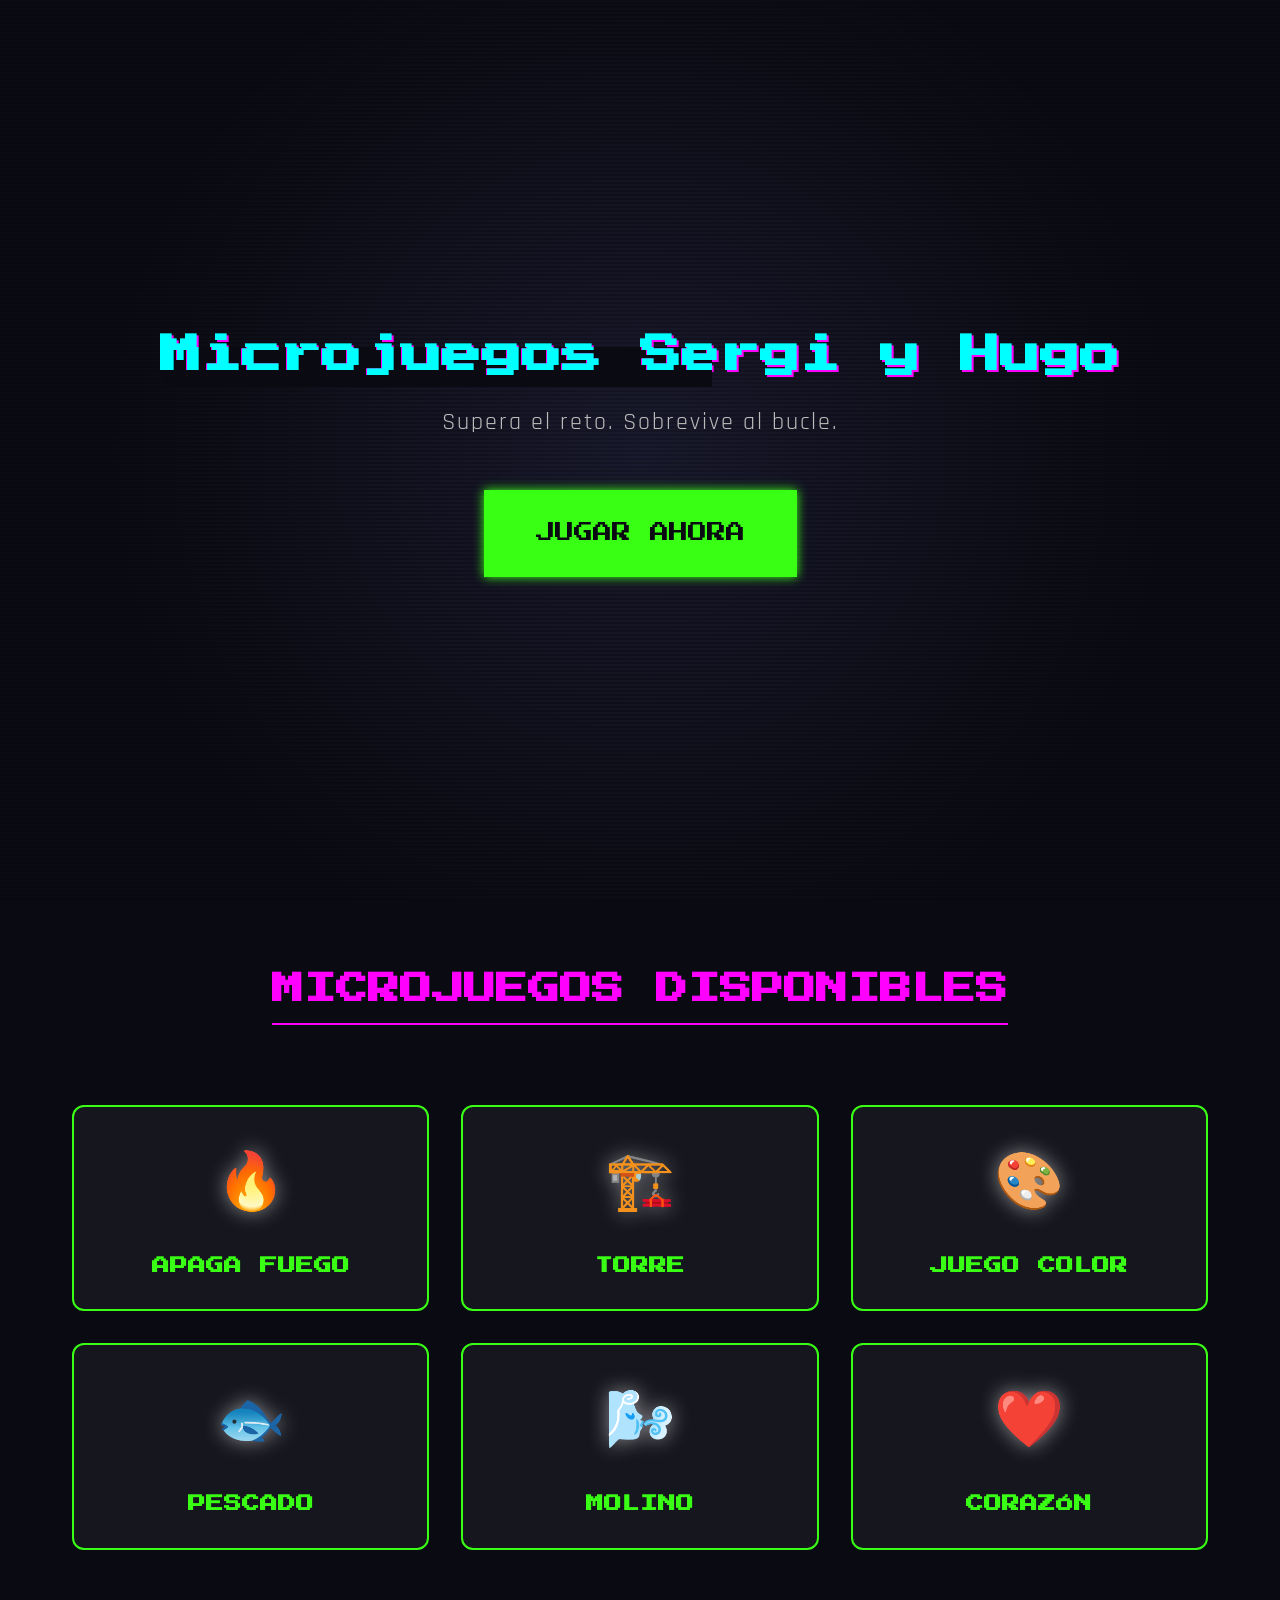
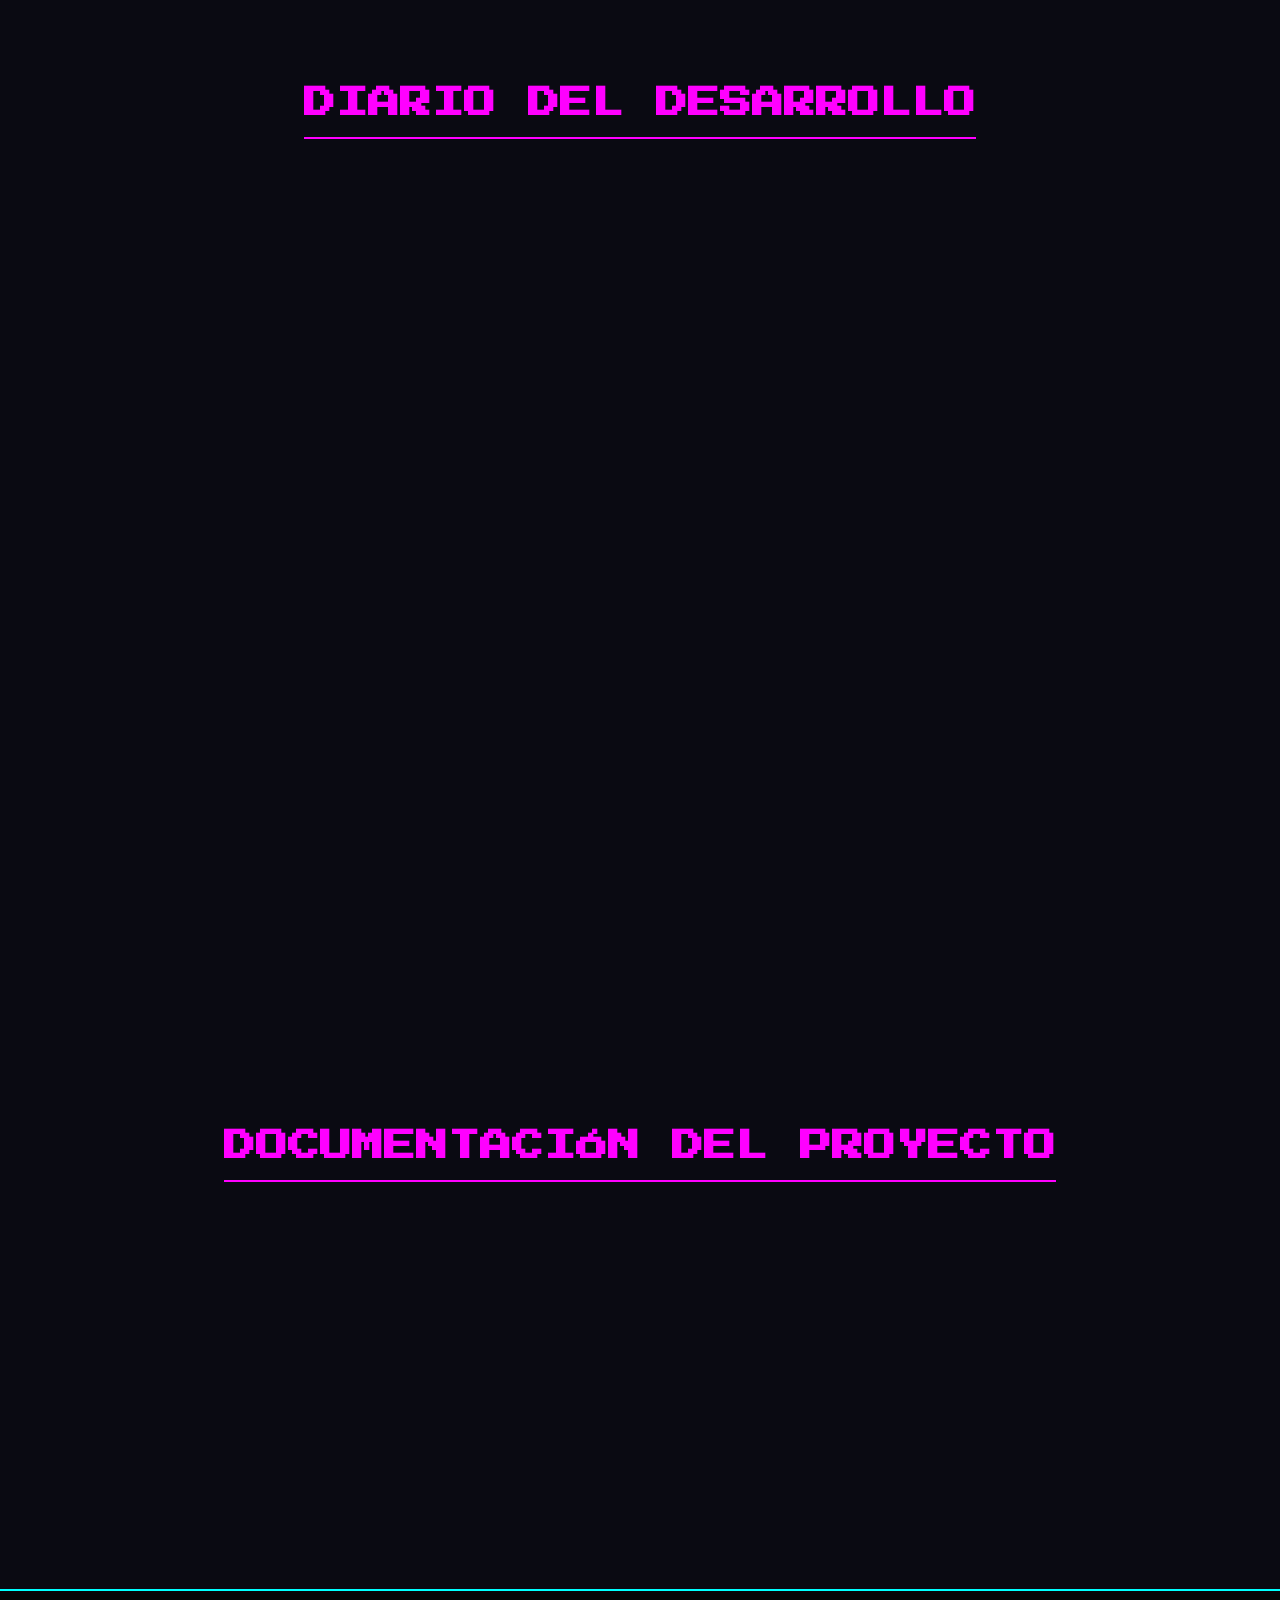
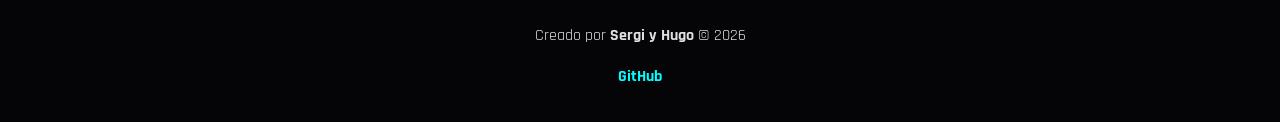
<file: index.html>
<!DOCTYPE html>
<html lang="es">

<head>
    <meta charset="UTF-8">
    <meta name="viewport" content="width=device-width, initial-scale=1.0">
    <title>Microjuegos Sergi y Hugo</title>
    <meta name="description"
        content="Microjuegos rápidos y frenéticos estilo WarioWare. Supera el reto, sobrevive al bucle.">
    <!-- Google Fonts for Arcade style -->
    <link rel="preconnect" href="https://fonts.googleapis.com">
    <link rel="preconnect" href="https://fonts.gstatic.com" crossorigin>
    <link href="https://fonts.googleapis.com/css2?family=Press+Start+2P&family=Rajdhani:wght@500;700&display=swap"
        rel="stylesheet">
    <link rel="stylesheet" href="css/styles.css">
</head>

<body>

    <!-- HERO SECTION -->
    <!-- Sección principal que ocupa toda la pantalla -->
    <header id="hero">
        <div class="hero-content">
            <h1 class="glitch" data-text="Microjuegos Sergi y Hugo">Microjuegos Sergi y Hugo</h1>
            <p class="subtitle">Supera el reto. Sobrevive al bucle.</p>
            <a href="#game-start" class="cta-button pulse">JUGAR AHORA</a>
        </div>
        <div class="scanlines"></div> <!-- Efecto decorativo CRT -->
    </header>

    <!-- GAMES SECTION -->
    <!-- Lista de microjuegos creados -->
    <section id="game-start">
        <h2>Microjuegos Disponibles</h2>
        <div class="games-grid">
            <a href="apaga_el_fuego.html" class="game-card">
                <span class="icon">🔥</span>
                <h3>Apaga Fuego</h3>
            </a>
            <a href="construye_la_torre.html" class="game-card">
                <span class="icon">🏗️</span>
                <h3>Torre</h3>
            </a>
            <a href="juego_color.html" class="game-card">
                <span class="icon">🎨</span>
                <h3>Juego Color</h3>
            </a>
            <a href="juego_pescado.html" class="game-card">
                <span class="icon">🐟</span>
                <h3>Pescado</h3>
            </a>
            <a href="molino_viento.html" class="game-card">
                <span class="icon">🌬️</span>
                <h3>Molino</h3>
            </a>
            <a href="repair_heart.html" class="game-card">
                <span class="icon">❤️</span>
                <h3>Corazón</h3>
            </a>
        </div>
    </section>

    <!-- DEVLOG SECTION -->
    <!-- Diario de desarrollo con últimas novedades -->
    <section id="devlog">
        <h2>Diario del Desarrollo</h2>
        <div class="card-container">
            <article class="card">
                <div class="card-header">
                    <span class="date">Día 1</span>
                    <h3>Configuración inicial y base del proyecto</h3>
                </div>
                <div class="card-body">
                    <p>Se inicializó el repositorio de código para permitir el control de versiones y el trabajo colaborativo seguro. Paralelamente, se configuró el tablero Scrum, lo que permitió estructurar el backlog, planificar el sprint y asignar las tareas específicas a cada miembro del equipo. Para cerrar la jornada, se programó y maquetó la estructura base de la página principal, definiendo la navegación y el estilo visual que servirá como núcleo del proyecto.</p>
                </div>
            </article>

            <article class="card">
                <div class="card-header">
                    <span class="date">Día 2</span>
                    <h3>Desarrollo del primer bloque de juegos</h3>
                </div>
                <div class="card-body">
                    <p>El equipo se centró exclusivamente en la programación de los cuatro primeros minijuegos. Esta fase implicó el desarrollo de la lógica interna de cada juego, el diseño de sus interfaces individuales y la implementación de sus mecánicas principales. Al finalizar el día, estos cuatro juegos quedaron funcionales de manera independiente, a la espera de ser integrados.</p>
                </div>
            </article>

            <article class="card">
                <div class="card-header">
                    <span class="date">Día 3</span>
                    <h3>Finalización del desarrollo e integración</h3>
                </div>
                <div class="card-body">
                    <p>Se completó la fase de desarrollo programando las mecánicas y la interfaz de los dos últimos juegos pendientes. Una vez terminados los seis juegos en total, se procedió a la fase de integración: se conectó cada uno de los juegos con la página principal creada el primer día, asegurando que los enlaces, la carga de recursos y la navegación entre el menú y los juegos funcionaran de manera fluida y coherente.</p>
                </div>
            </article>

            <article class="card">
                <div class="card-header">
                    <span class="date">Día 4</span>
                    <h3>Control de calidad (Testing)</h3>
                </div>
                <div class="card-body">
                    <p>La jornada se dedicó íntegramente a la realización de pruebas (QA). Se ejecutaron test de usabilidad, rendimiento y flujo de navegación tanto en la página principal como dentro de cada uno de los seis juegos. El objetivo fue identificar, documentar y corregir cualquier bug, error lógico o fallo visual para garantizar que el producto final fuera completamente estable e interactivo antes de su entrega.</p>
                </div>
            </article>
        </div>
    </section>

    <!-- DOCUMENTATION SECTION -->
    <!-- Enlaces a documentación técnica -->
    <section id="docs">
        <h2>Documentación del Proyecto</h2>
        <div class="docs-grid">
            <a href="#" class="doc-item">
                <span class="icon">📄</span>
                <h3>Game Design Document</h3>
                <p>Reglas y mecánicas detalladas.</p>
            </a>
            <a href="#" class="doc-item">
                <span class="icon">⚙️</span>
                <h3>Arquitectura Técnica</h3>
                <p>Estructura del código y flujo de datos.</p>
            </a>
            <a href="#" class="doc-item">
                <span class="icon">🎨</span>
                <h3>Guía de Estilo</h3>
                <p>Colores, fuentes y assets gráficos.</p>
            </a>
        </div>
    </section>

    <!-- ORCHESTRATOR MODAL -->
    <div id="orchestrator-modal" class="hidden">
        <div class="orchestrator-ui">
            <div class="score-display">PUNTOS: <span id="orch-score">0</span></div>
            <div class="lives-display" id="orch-lives">❤️❤️❤️</div>
            <button id="orch-close" aria-label="Cerrar juego">✖</button>
        </div>
        <div class="iframe-container">
            <iframe id="game-iframe" src="about:blank" allow="autoplay"></iframe>
        </div>

        <!-- Overlays del orquestador -->
        <div id="orch-transition-overlay" class="hidden">
            <h2 id="orch-transition-text">¡PREPARATE!</h2>
        </div>
    </div>

    <!-- FOOTER -->
    <footer id="main-footer">
        <p>Creado por <strong>Sergi y Hugo</strong> &copy; 2026</p>
        <div class="social-links">
            <a href="https://github.com/hug0lop23z/Proyecto_Hugo_Sergi.git" aria-label="GitHub"
                target="_blank">GitHub</a>
        </div>
    </footer>

    <script src="js/script.js"></script>
</body>

</html>
</file>
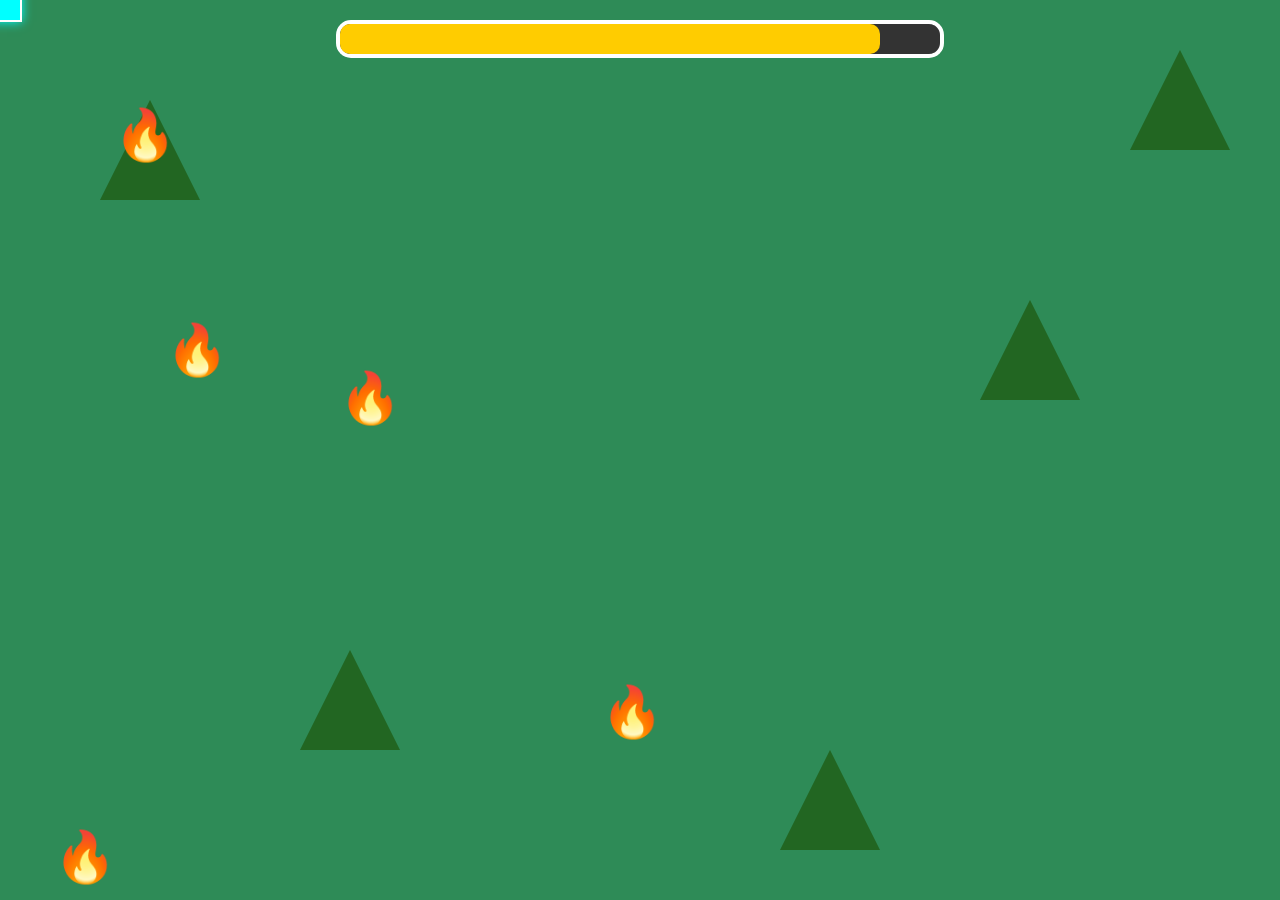
<file: apaga_el_fuego.html>
<!DOCTYPE html>
<html lang="es">

<head>
    <meta charset="UTF-8">
    <meta name="viewport" content="width=device-width, initial-scale=1.0">
    <title>Apaga el Fuego - Microjuego</title>
    <link rel="stylesheet" href="css/bosque.css">
</head>

<body>

    <!-- UI -->
    <div id="timer-container">
        <div id="timer-bar"></div>
    </div>

    <!-- Cursor Personalizado -->
    <div id="water-cursor"></div>

    <!-- Contenedor del Juego -->
    <div id="game-area">
        <!-- Los fuegos se generarán aquí -->
        <!-- Fondo Decorativo (Árboles estáticos) -->
        <div class="tree" style="top: 100px; left: 100px;"></div>
        <div class="tree" style="top: 300px; right: 200px;"></div>
        <div class="tree" style="bottom: 150px; left: 300px;"></div>
        <div class="tree" style="top: 50px; right: 50px;"></div>
        <div class="tree" style="bottom: 50px; right: 400px;"></div>
    </div>

    <!-- Pantalla Fin de Juego -->
    <div id="game-overlay">
        <h1 id="overlay-title"></h1>
        <p id="overlay-msg"></p>
    </div>

    <script src="js/bosque.js"></script>
</body>

</html>
</file>
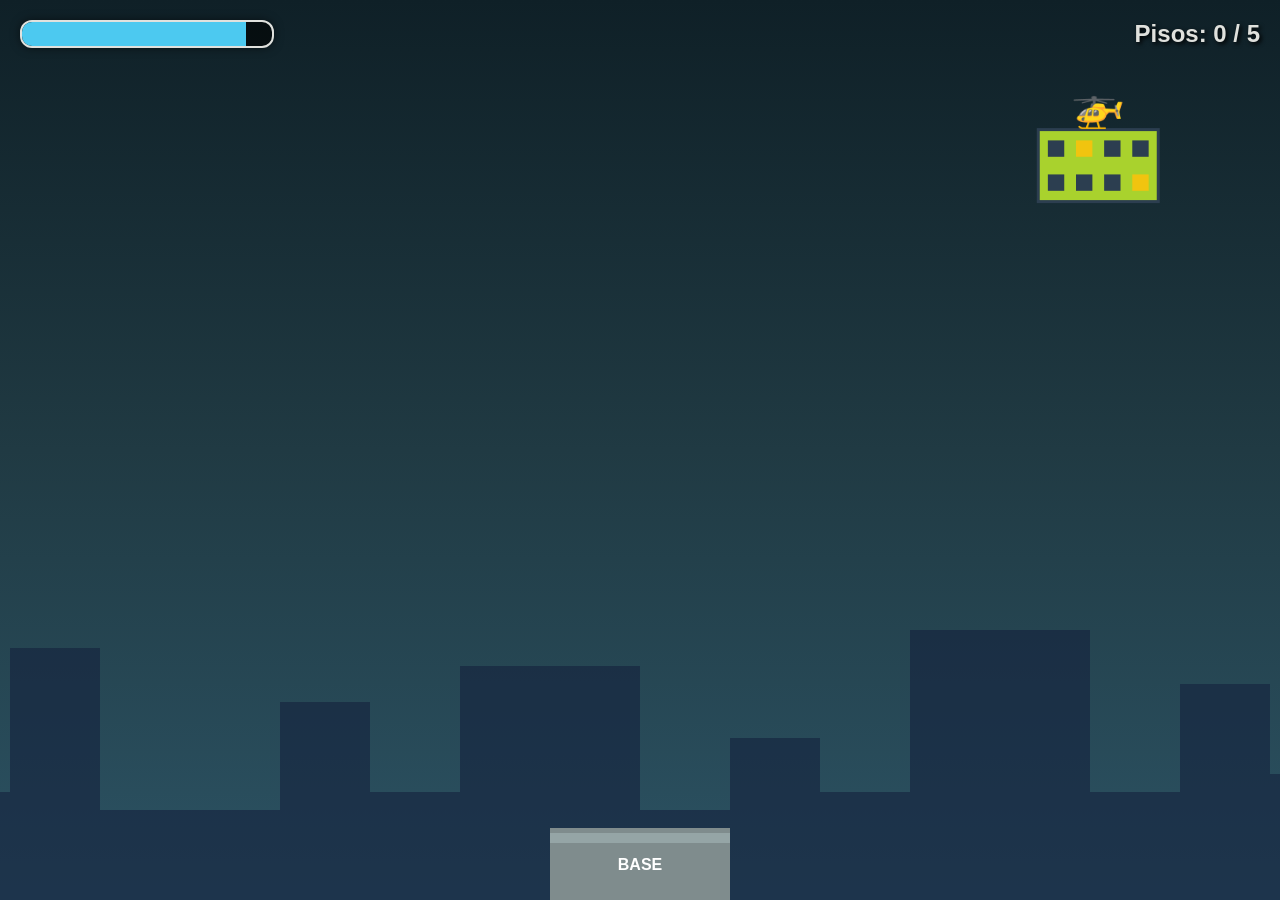
<file: construye_la_torre.html>
<!DOCTYPE html>
<html lang="es">

<head>
    <meta charset="UTF-8">
    <meta name="viewport" content="width=device-width, initial-scale=1.0, maximum-scale=1.0, user-scalable=no">
    <title>Construye la Torre</title>
    <link rel="stylesheet" href="css/construye.css">
</head>

<body>
    <div id="game-container">
        <div class="city-bg"></div>
        <div id="ui">
            <div id="time-bar-container">
                <div id="time-bar"></div>
            </div>
            <div id="floor-counter">Pisos: 0 / 3</div>
        </div>
        <canvas id="canvas"></canvas>
        <div id="message-overlay">
            <div id="message-text"></div>
            <button id="restart-btn" class="btn" onclick="initGame()">Reintentar</button>
        </div>
    </div>

    <script src="js/construye.js"></script>
</body>

</html>
</file>
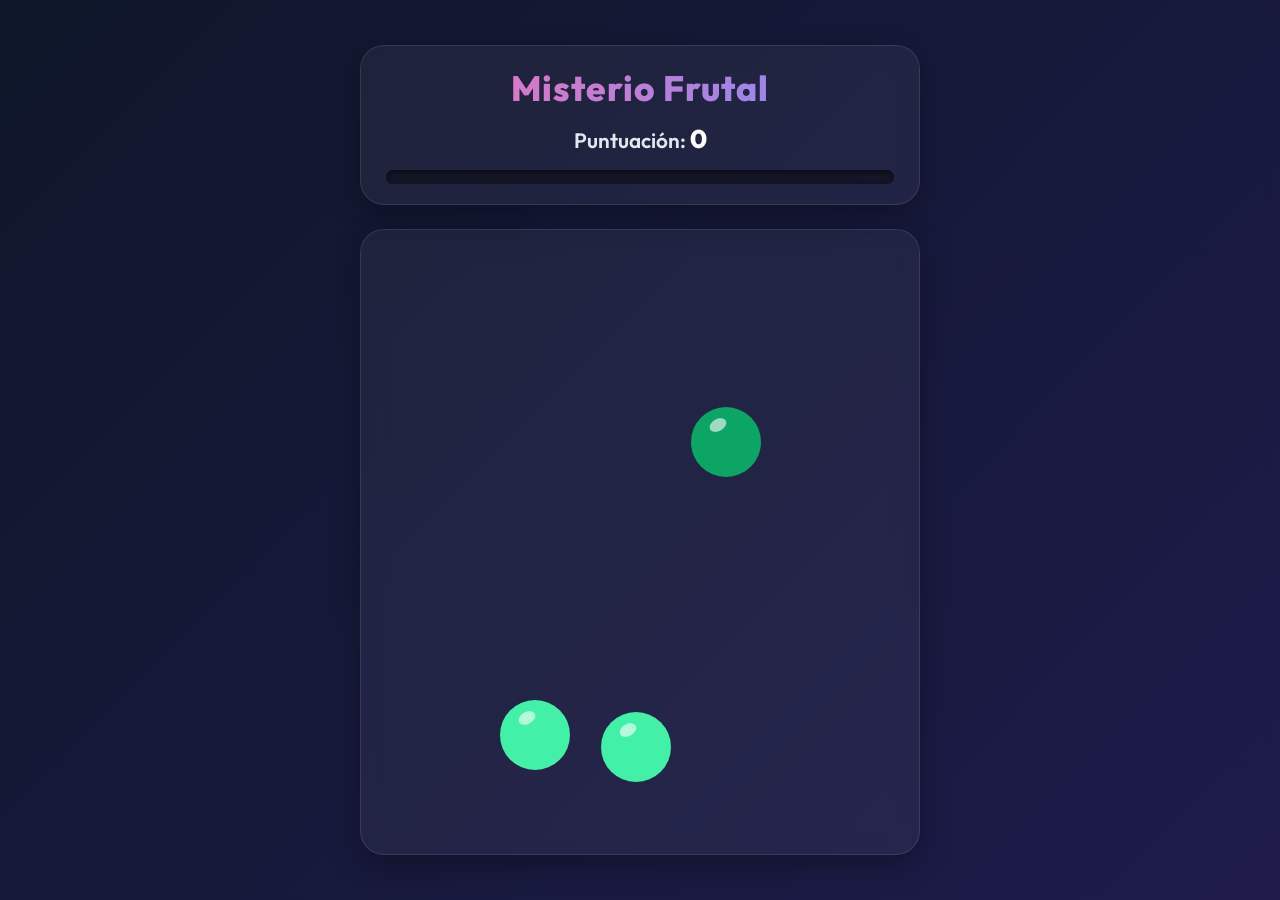
<file: juego_color.html>
<!DOCTYPE html>
<html lang="es">

<head>
    <meta charset="UTF-8">
    <meta name="viewport" content="width=device-width, initial-scale=1.0">
    <title>Fruit Color Matcher</title>
    <!-- Fuente moderna para un diseño premium -->
    <link href="https://fonts.googleapis.com/css2?family=Outfit:wght@400;600;800&display=swap" rel="stylesheet">
    <link rel="stylesheet" href="css/juego_color.css">
</head>

<body>
    <div class="app-container">
        <header class="glass-header">
            <h1>Misterio Frutal</h1>
            <div class="score-board">Puntuación: <span id="score">0</span></div>
            <div class="timer-container">
                <div id="timer-bar"></div>
            </div>
        </header>

        <main id="game-area">
            <!-- Las frutas se generarán aquí dinámicamente -->
        </main>

        <div id="game-over-modal" class="hidden glass-modal">
            <h2>¡Juego Terminado!</h2>
            <p>Puntuación Final: <span id="final-score">0</span></p>
            <button id="restart-btn">Jugar de Nuevo</button>
        </div>
    </div>

    <script src="js/juego_color.js"></script>
</body>

</html>
</file>
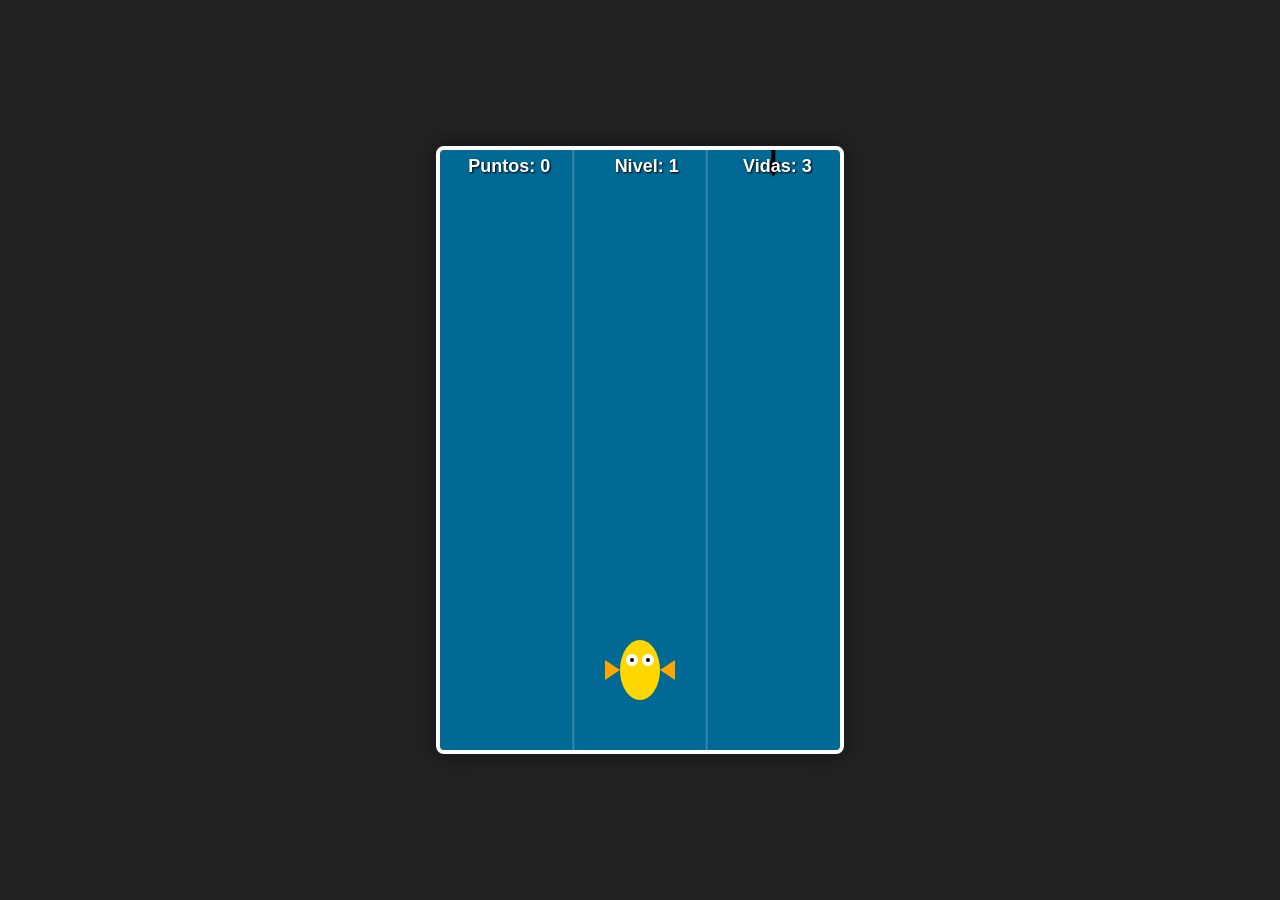
<file: juego_pescado.html>
<!DOCTYPE html>
<html lang="es">

<head>
    <meta charset="UTF-8">
    <meta name="viewport" content="width=device-width, initial-scale=1.0">
    <title>Juego del Pez vs Arpones</title>
    <link rel="stylesheet" href="css/peces.css">
</head>

<body>

    <div id="game-container">
        <div id="ui-layer">
            <span id="score-display">Puntos: 0</span>
            <span id="level-display">Nivel: 1</span>
            <span id="lives-display">Vidas: 3</span>
        </div>

        <canvas id="gameCanvas" width="400" height="600"></canvas>

        <div id="game-over-screen">
            <h1 style="color: #ff4444;">GAME OVER</h1>
            <p>¡Te has quedado sin vidas!</p>
            <p>Puntuación Final: <span id="final-score">0</span></p>
            <button onclick="reiniciarJuego()">Reintentar</button>
        </div>

        <div id="victory-screen">
            <h1 style="color: #44ff44;">¡GANASTE!</h1>
            <p>¡Has alcanzado los 30 puntos!</p>
            <button onclick="reiniciarJuego()">Jugar de Nuevo</button>
        </div>
    </div>

    <script src="js/Peces.js"></script>

</body>

</html>
</file>
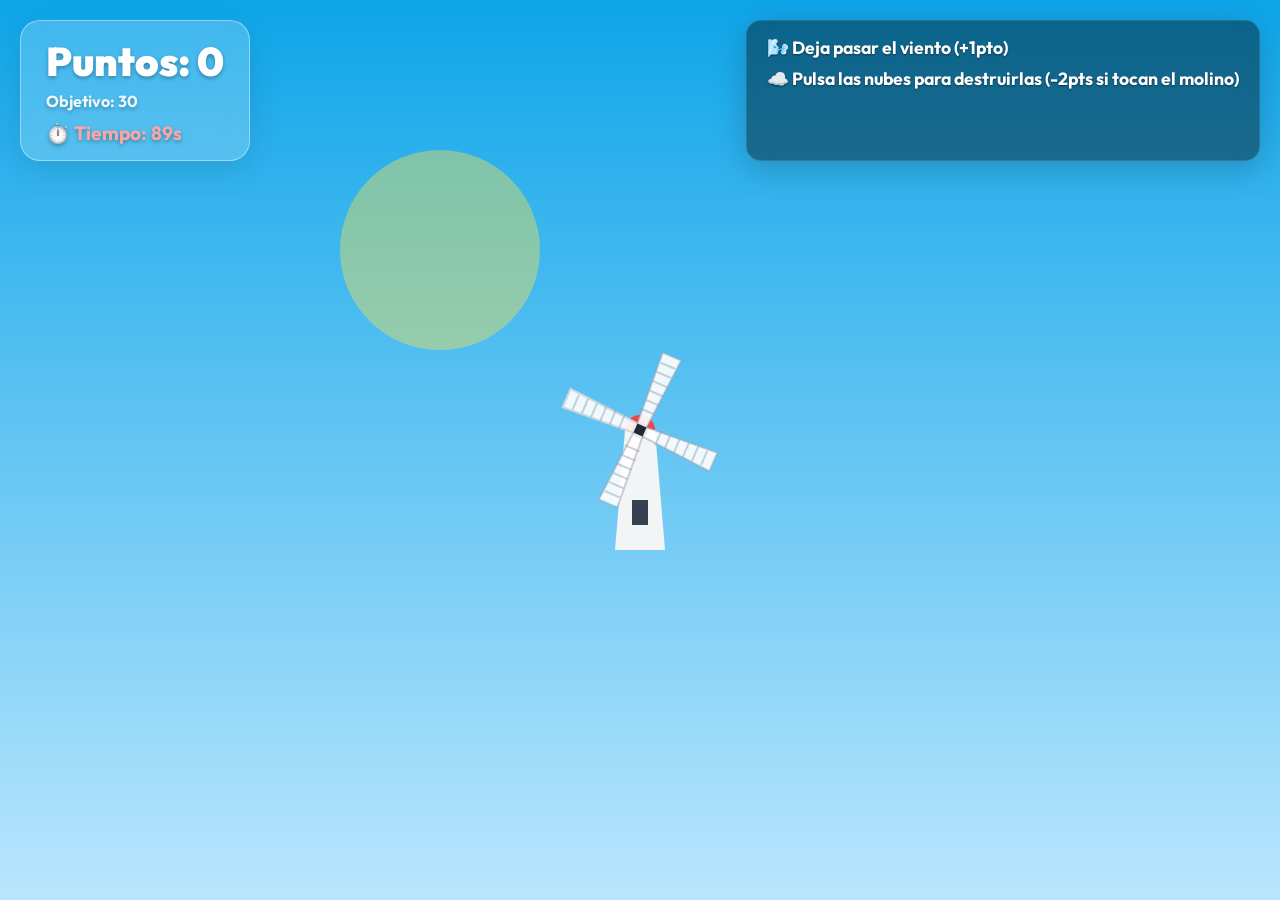
<file: molino_viento.html>
<!DOCTYPE html>
<html lang="es">

<head>
    <meta charset="UTF-8">
    <meta name="viewport" content="width=device-width, initial-scale=1.0">
    <title>Salva el Molino</title>
    <link href="https://fonts.googleapis.com/css2?family=Outfit:wght@400;700;900&display=swap" rel="stylesheet">
    <link rel="stylesheet" href="css/molino_viento.css">
</head>

<body>
    <div class="ui-container">
        <div class="score-board">
            <h2>Puntos: <span id="score">0</span></h2>
            <div id="target-score">Objetivo: 30</div>
            <div id="timer-display" style="margin-top: 10px; font-size: 1.2rem; font-weight: bold; color: #fca5a5;">
                ⏱️ Tiempo: <span id="timer">90</span>s
            </div>
        </div>
        <div class="instructions">
            <p>🌬️ Deja pasar el viento (+1pto)</p>
            <p>☁️ Pulsa las nubes para destruirlas (-2pts si tocan el molino)</p>
        </div>
    </div>

    <!-- Canvas para el juego -->
    <canvas id="gameCanvas"></canvas>

    <!-- Modal de Fin de Juego -->
    <div id="game-over-modal" class="hidden modal">
        <div class="modal-content">
            <h1 id="modal-title">¡Juego Terminado!</h1>
            <p id="modal-desc">Has perdido la energía del molino.</p>
            <p class="final-score-text">Puntuación Final: <span id="final-score">0</span></p>
            <button id="restart-btn">Jugar de Nuevo</button>
        </div>
    </div>

    <script src="js/molino_viento.js"></script>
</body>

</html>
</file>
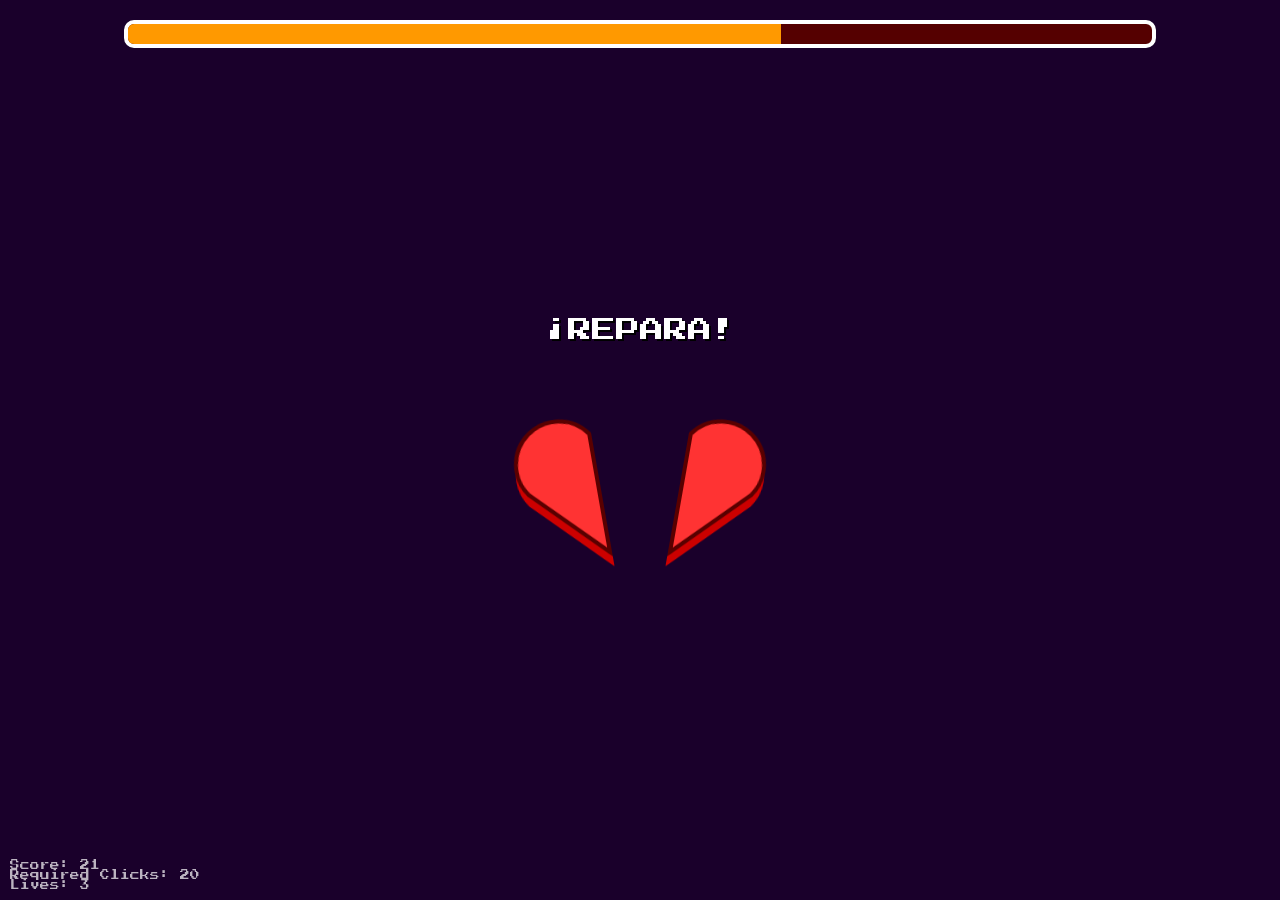
<file: repair_heart.html>
<!DOCTYPE html>
<html lang="es">

<head>
    <meta charset="UTF-8">
    <meta name="viewport" content="width=device-width, initial-scale=1.0">
    <title>Repara el Corazón - Microjuego</title>
    <link href="https://fonts.googleapis.com/css2?family=Press+Start+2P&display=swap" rel="stylesheet">
    <link rel="stylesheet" href="css/heart.css">
</head>

<body>

    <div id="timer-container">
        <div id="timer-bar"></div>
    </div>

    <div id="instructions">¡REPARA!</div>

    <div id="heart-container">
        <!-- SVG Heart split in two -->
        <svg viewBox="0 0 100 100" width="200" height="200" overflow="visible">
            <!-- Left Half -->
            <g id="left-half">
                <path d="M50 85 L15 50 A 20 20 0 0 1 50 25 Z" class="heart-half" />
            </g>
            <!-- Right Half -->
            <g id="right-half">
                <path d="M50 85 L85 50 A 20 20 0 0 0 50 25 Z" class="heart-half" />
            </g>
            <!-- Overlay for visuals (optional jagged line could be added here) -->
        </svg>
    </div>

    <div id="feedback"></div>

    <div id="debug-info">
        Score: <span id="debug-score">0</span><br>
        Required Clicks: <span id="debug-req">0</span><br>
        Lives: <span id="debug-lives">3</span>
    </div>

    <script src="js/heart.js"></script>
</body>

</html>
</file>
<file: css/styles.css>
/* VARIABLES & RESETS */
:root {
    --bg-color: #0a0a12;
    /* Azul noche muy oscuro */
    --text-color: #e0e0e0;
    --neon-cyan: #0ff;
    --neon-magenta: #f0f;
    --neon-lime: #39ff14;

    --font-heading: 'Press Start 2P', cursive;
    /* Google Font Pixel style */
    --font-body: 'Rajdhani', sans-serif;
    /* Google Font Tech style */
}

* {
    margin: 0;
    padding: 0;
    box-sizing: border-box;
}

body {
    background-color: var(--bg-color);
    color: var(--text-color);
    font-family: var(--font-body);
    line-height: 1.6;
    overflow-x: hidden;
    /* Evitar scroll horizontal por animaciones */
}

a {
    text-decoration: none;
    color: inherit;
    transition: color 0.3s ease;
}

ul {
    list-style: none;
}

/* HERO SECTION */
#hero {
    height: 100vh;
    display: flex;
    flex-direction: column;
    justify-content: center;
    align-items: center;
    text-align: center;
    position: relative;
    background: radial-gradient(circle at center, #1a1a2e 0%, var(--bg-color) 70%);
    z-index: 1;
}

/* Scanlines effect */
.scanlines {
    position: absolute;
    top: 0;
    left: 0;
    width: 100%;
    height: 100%;
    background: linear-gradient(to bottom,
            rgba(255, 255, 255, 0),
            rgba(255, 255, 255, 0) 50%,
            rgba(0, 0, 0, 0.2) 50%,
            rgba(0, 0, 0, 0.2));
    background-size: 100% 4px;
    pointer-events: none;
    z-index: 2;
}

.hero-content {
    z-index: 3;
    padding: 2rem;
}

h1 {
    font-family: var(--font-heading);
    font-size: 2.5rem;
    margin-bottom: 1rem;
    color: var(--neon-cyan);
    text-shadow: 2px 2px var(--neon-magenta);
    position: relative;
}

/* Glitch effect simplistic implementation */
.glitch::before,
.glitch::after {
    content: attr(data-text);
    position: absolute;
    top: 0;
    left: 0;
    width: 100%;
    height: 100%;
    background: var(--bg-color);
}

.glitch::before {
    left: 2px;
    text-shadow: -1px 0 var(--neon-magenta);
    clip: rect(24px, 550px, 90px, 0);
    animation: glitch-anim-1 2.5s infinite linear alternate-reverse;
}

.glitch::after {
    left: -2px;
    text-shadow: -1px 0 var(--neon-earth);
    /* Fallback or different color */
    text-shadow: -2px 0 var(--neon-lime);
    clip: rect(85px, 550px, 140px, 0);
    animation: glitch-anim-2 3s infinite linear alternate-reverse;
}

@keyframes glitch-anim-1 {
    0% {
        clip: rect(20px, 9999px, 80px, 0);
    }

    20% {
        clip: rect(60px, 9999px, 10px, 0);
    }

    40% {
        clip: rect(90px, 9999px, 50px, 0);
    }

    60% {
        clip: rect(10px, 9999px, 90px, 0);
    }

    80% {
        clip: rect(40px, 9999px, 40px, 0);
    }

    100% {
        clip: rect(70px, 9999px, 20px, 0);
    }
}

@keyframes glitch-anim-2 {
    0% {
        clip: rect(90px, 9999px, 10px, 0);
    }

    20% {
        clip: rect(10px, 9999px, 60px, 0);
    }

    40% {
        clip: rect(50px, 9999px, 90px, 0);
    }

    60% {
        clip: rect(90px, 9999px, 10px, 0);
    }

    80% {
        clip: rect(20px, 9999px, 70px, 0);
    }

    100% {
        clip: rect(40px, 9999px, 40px, 0);
    }
}

.subtitle {
    font-size: 1.5rem;
    margin-bottom: 3rem;
    color: #bbb;
    letter-spacing: 2px;
}

.cta-button {
    display: inline-block;
    padding: 1.5rem 3rem;
    font-family: var(--font-heading);
    font-size: 1.2rem;
    color: var(--bg-color);
    background-color: var(--neon-lime);
    border: 4px solid var(--neon-lime);
    box-shadow: 0 0 10px var(--neon-lime), inset 0 0 10px var(--neon-lime);
    text-transform: uppercase;
    cursor: pointer;
    transition: all 0.3s ease;
}

.cta-button:hover {
    background-color: transparent;
    color: var(--neon-lime);
    box-shadow: 0 0 20px var(--neon-lime), inset 0 0 20px var(--neon-lime);
    transform: scale(1.05);
}

@keyframes pulse-anim {
    0% {
        box-shadow: 0 0 10px var(--neon-lime);
    }

    50% {
        box-shadow: 0 0 25px var(--neon-lime), 0 0 5px var(--neon-lime);
    }

    100% {
        box-shadow: 0 0 10px var(--neon-lime);
    }
}

.pulse {
    animation: pulse-anim 2s infinite;
}

/* SECTIONS COMMON */
section {
    padding: 4rem 2rem;
    max-width: 1200px;
    margin: 0 auto;
}

h2 {
    font-family: var(--font-heading);
    font-size: 2rem;
    color: var(--neon-magenta);
    text-align: center;
    margin-bottom: 3rem;
    text-transform: uppercase;
    border-bottom: 2px solid var(--neon-magenta);
    display: inline-block;
    padding-bottom: 0.5rem;
    position: relative;
    left: 50%;
    transform: translateX(-50%);
}

/* GAMES SECTION */
.games-grid {
    display: grid;
    grid-template-columns: repeat(auto-fit, minmax(280px, 1fr));
    gap: 2rem;
    margin-top: 2rem;
}

.game-card {
    background: rgba(255, 255, 255, 0.05);
    border: 2px solid var(--neon-lime);
    border-radius: 12px;
    padding: 2rem;
    text-align: center;
    transition: transform 0.3s ease, box-shadow 0.3s ease, background 0.3s;
    display: flex;
    flex-direction: column;
    align-items: center;
    justify-content: center;
    gap: 1.5rem;
    text-decoration: none;
    /* La opacidad y el transform iniciales son aplicados por script.js */
}

.game-card:hover {
    transform: translateY(-8px) scale(1.02) !important;
    box-shadow: 0 8px 25px rgba(57, 255, 20, 0.3);
    background: rgba(57, 255, 20, 0.1);
}

.game-card .icon {
    font-size: 3.5rem;
    filter: drop-shadow(0 0 10px rgba(255, 255, 255, 0.5));
    transition: transform 0.3s ease;
}

.game-card:hover .icon {
    transform: scale(1.1);
}

.game-card h3 {
    font-size: 1.1rem;
    color: var(--neon-lime);
    text-transform: uppercase;
    font-family: var(--font-heading);
    margin: 0;
    line-height: 1.4;
}

/* DEVLOG SECTION */
.card-container {
    display: grid;
    grid-template-columns: repeat(auto-fit, minmax(300px, 1fr));
    gap: 2rem;
}

.card {
    background: rgba(255, 255, 255, 0.05);
    border: 2px solid var(--neon-cyan);
    border-radius: 8px;
    overflow: hidden;
    transition: transform 0.3s ease, box-shadow 0.3s ease;
}

.card:hover {
    transform: translateY(-5px);
    box-shadow: 0 5px 15px rgba(0, 255, 255, 0.2);
}

.card-header {
    background: rgba(0, 255, 255, 0.1);
    padding: 1rem;
    border-bottom: 1px solid var(--neon-cyan);
    display: flex;
    justify-content: space-between;
    align-items: center;
}

.card-header h3 {
    font-size: 1.2rem;
    color: var(--neon-cyan);
    margin: 0;
}

.date {
    font-size: 0.9rem;
    color: #aaa;
    font-family: var(--font-heading);
}

.card-body {
    padding: 1.5rem;
}

/* DOCS SECTION */
.docs-grid {
    display: grid;
    grid-template-columns: repeat(auto-fit, minmax(250px, 1fr));
    gap: 2rem;
    text-align: center;
}

.doc-item {
    background: rgba(255, 255, 255, 0.03);
    padding: 2rem;
    border: 1px dashed var(--text-color);
    transition: all 0.3s ease;
    display: block;
}

.doc-item:hover {
    background: rgba(255, 255, 255, 0.08);
    border-color: var(--neon-lime);
    transform: scale(1.02);
}

.doc-item .icon {
    font-size: 3rem;
    display: block;
    margin-bottom: 1rem;
}

.doc-item h3 {
    font-size: 1.5rem;
    margin-bottom: 0.5rem;
    color: var(--text-color);
}

.doc-item p {
    color: #888;
}

/* FOOTER */
#main-footer {
    background: #050508;
    padding: 2rem;
    text-align: center;
    border-top: 2px solid var(--neon-cyan);
    margin-top: 4rem;
}

.social-links {
    margin-top: 1rem;
}

.social-links a {
    margin: 0 1rem;
    color: var(--neon-cyan);
    font-weight: bold;
}

.social-links a:hover {
    color: var(--neon-magenta);
    text-shadow: 0 0 5px var(--neon-magenta);
}

/* RESPONSIVE */
@media (max-width: 768px) {
    h1 {
        font-size: 1.8rem;
    }

    .subtitle {
        font-size: 1.1rem;
    }

    .cta-button {
        padding: 1rem 2rem;
        font-size: 1rem;
    }
}

/* ORCHESTRATOR MODAL / WARIO WARE SYSTEM */
#orchestrator-modal {
    position: fixed;
    top: 0;
    left: 0;
    width: 100vw;
    height: 100vh;
    background: #050508;
    z-index: 1000;
    display: flex;
    flex-direction: column;
    /* transition opcional de entrada/salida */
}

#orchestrator-modal.hidden {
    display: none;
}

.orchestrator-ui {
    display: flex;
    justify-content: space-between;
    align-items: center;
    padding: 15px 30px;
    background: #0a0a12;
    border-bottom: 2px solid var(--neon-cyan);
    font-family: var(--font-heading);
    box-shadow: 0 5px 15px rgba(0, 255, 255, 0.2);
    z-index: 1001;
}

.score-display {
    color: var(--neon-cyan);
    font-size: 1.2rem;
    text-shadow: 0 0 5px var(--neon-cyan);
}

.lives-display {
    letter-spacing: 5px;
    font-size: 1.5rem;
}

#orch-close {
    background: none;
    border: none;
    color: var(--text-color);
    font-size: 2rem;
    cursor: pointer;
    transition: color 0.3s, transform 0.3s;
}

#orch-close:hover {
    color: var(--neon-magenta);
    transform: scale(1.2) rotate(90deg);
}

.iframe-container {
    flex-grow: 1;
    position: relative;
    width: 100%;
    height: 100%;
    background: #000;
}

#game-iframe {
    width: 100%;
    height: 100%;
    border: none;
    display: block;
}

/* Overlays Internos del Orquestador */
#orch-transition-overlay {
    position: absolute;
    top: 0;
    left: 0;
    width: 100%;
    height: 100%;
    background: rgba(5, 5, 8, 0.95);
    display: flex;
    flex-direction: column;
    justify-content: center;
    align-items: center;
    z-index: 1002;
    text-align: center;
}

#orch-transition-overlay.hidden {
    display: none;
}

#orch-transition-text {
    font-size: 4rem;
    font-family: var(--font-heading);
    animation: flash-text 0.5s infinite alternate;
    margin: 0;
    margin-right: 100%;
    padding: 0;
}

@keyframes flash-text {
    from {
        opacity: 1;
        transform: scale(1);
    }

    to {
        opacity: 0.7;
        transform: scale(1.05);
    }
}
</file>
<file: css/bosque.css>
/* --- ESTILOS GENERALES Y UI --- */
        body {
            margin: 0;
            padding: 0;
            width: 100vw;
            height: 100vh;
            background-color: #2e8b57;
            /* Verde bosque base */
            overflow: hidden;
            font-family: 'Courier New', Courier, monospace;
            cursor: none;
            /* Ocultar cursor por defecto */
            user-select: none;
        }

        /* Fondo decorativo (Árboles simples con CSS) */
        .tree {
            position: absolute;
            width: 0;
            height: 0;
            border-left: 50px solid transparent;
            border-right: 50px solid transparent;
            border-bottom: 100px solid #226622;
            z-index: 0;
        }

        /* UI: Timer Bar */
        #timer-container {
            position: absolute;
            top: 20px;
            left: 50%;
            transform: translateX(-50%);
            width: 600px;
            height: 30px;
            background-color: #333;
            border: 4px solid #fff;
            border-radius: 15px;
            z-index: 10;
        }

        #timer-bar {
            width: 100%;
            height: 100%;
            background-color: #ffcc00;
            /* Amarillo alerta */
            border-radius: 10px;
            transition: width 0.1s linear;
        }

        /* --- ELEMENTOS DEL JUEGO --- */

        /* Cursor: Cubo de Agua */
        #water-cursor {
            position: absolute;
            width: 40px;
            height: 40px;
            background-color: #00ffff;
            /* Azul cian brillante */
            border: 2px solid #fff;
            box-shadow: 0 0 10px #00ffff;
            pointer-events: none;
            /* Para que el click pase a través */
            z-index: 100;
            transform: translate(-50%, -50%);
            /* Centrar en el ratón */
            transition: transform 0.1s ease;
        }

        #water-cursor.active {
            transform: translate(-50%, -50%) scale(0.8);
            /* Efecto de click */
            background-color: #0088ff;
        }

        /* Fuego */
        .fire {
            position: absolute;
            font-size: 50px;
            cursor: pointer;
            /* Aunque no se vea el cursor, es interactuable */
            z-index: 5;
            user-select: none;
            animation: burn 0.5s infinite alternate;
        }

        @keyframes burn {
            0% {
                transform: scale(1) rotate(-5deg);
                filter: brightness(100%);
            }

            100% {
                transform: scale(1.1) rotate(5deg);
                filter: brightness(120%);
            }
        }

        /* --- PANTALLAS DE ESTADO --- */
        #game-overlay {
            position: absolute;
            top: 0;
            left: 0;
            width: 100%;
            height: 100%;
            display: flex;
            justify-content: center;
            align-items: center;
            flex-direction: column;
            background-color: rgba(0, 0, 0, 0.8);
            z-index: 200;
            visibility: hidden;
            /* Oculto por defecto */
            color: white;
            text-align: center;
        }

        #game-overlay h1 {
            font-size: 4rem;
            margin-bottom: 20px;
            text-shadow: 4px 4px 0 #000;
        }

        #game-overlay p {
            font-size: 1.5rem;
        }

        /* Clases de estado para el bosque */
        body.burnt {
            background-color: #442222 !important;
            /* Rojo oscuro ceniza */
        }

        body.burnt .tree {
            border-bottom-color: #221111 !important;
            /* Árboles quemados */
        }
</file>
<file: css/construye.css>
body {
    margin: 0;
    padding: 0;
    overflow: hidden;
    background-color: #0d1b2a;
    font-family: 'Segoe UI', Tahoma, Geneva, Verdana, sans-serif;
    touch-action: none;
    /* Prevent scroll on touch */
}

#game-container {
    position: relative;
    width: 100vw;
    height: 100vh;
    background: linear-gradient(to bottom, #0f2027, #203a43, #2c5364);
    overflow: hidden;
}

.city-bg {
    position: absolute;
    bottom: 0;
    left: 0;
    width: 100%;
    height: 40%;
    background-color: transparent;
    background-image: url('data:image/svg+xml;utf8,<svg xmlns="http://www.w3.org/2000/svg" width="1000" height="200" viewBox="0 0 1000 200"><path fill="%2314213d" d="M0 200h1000V100H900v30H850V80H800v60H750V50H650v90H600V110H550v40H500V70H400v70H350V90H300v60H200V60H150v80H100V110H50v50H0z"/></svg>');
    background-repeat: repeat-x;
    background-position: bottom;
    background-size: auto 100%;
    opacity: 0.6;
    z-index: 1;
}

#ui {
    position: absolute;
    top: 20px;
    left: 20px;
    right: 20px;
    display: flex;
    justify-content: space-between;
    align-items: center;
    z-index: 10;
}

#time-bar-container {
    width: 40%;
    max-width: 250px;
    height: 24px;
    background: rgba(0, 0, 0, 0.6);
    border: 2px solid #e0e1dd;
    border-radius: 12px;
    overflow: hidden;
    box-shadow: 0 0 10px rgba(0, 0, 0, 0.5);
}

#time-bar {
    width: 100%;
    height: 100%;
    background: #4cc9f0;
    transition: width 0.1s linear, background-color 0.3s;
}

#floor-counter {
    color: #e0e1dd;
    font-size: 24px;
    font-weight: bold;
    text-shadow: 2px 2px 4px #000;
    text-align: right;
    transition: transform 0.1s;
}

#canvas {
    display: block;
    position: absolute;
    top: 0;
    left: 0;
    z-index: 5;
}

#message-overlay {
    position: absolute;
    top: 0;
    left: 0;
    width: 100%;
    height: 100%;
    background: rgba(0, 0, 0, 0.7);
    display: flex;
    justify-content: center;
    align-items: center;
    flex-direction: column;
    z-index: 20;
    color: #fff;
    opacity: 0;
    pointer-events: none;
    transition: opacity 0.4s;
}

#message-text {
    font-size: 40px;
    font-weight: bold;
    text-align: center;
    text-shadow: 0 0 10px #000;
    margin-bottom: 20px;
}

.btn {
    padding: 15px 30px;
    font-size: 20px;
    font-weight: bold;
    color: #111;
    background: #e0e1dd;
    border: none;
    border-radius: 8px;
    cursor: pointer;
    pointer-events: auto;
    box-shadow: 0 4px 6px rgba(0, 0, 0, 0.3);
    text-transform: uppercase;
    transition: transform 0.1s, background 0.2s;
}

.btn:active {
    transform: scale(0.95);
}

.btn:hover {
    background: #fff;
}
</file>
<file: css/juego_color.css>
/* --- Variables y Reset --- */
:root {
    --bg-gradient-start: #0f172a;
    --bg-gradient-end: #1e1b4b;
    --glass-bg: rgba(255, 255, 255, 0.05);
    --glass-border: rgba(255, 255, 255, 0.1);
    --primary-gradient: linear-gradient(135deg, #ec4899, #8b5cf6);
}

body {
    margin: 0;
    padding: 0;
    background: linear-gradient(135deg, var(--bg-gradient-start), var(--bg-gradient-end));
    font-family: 'Outfit', sans-serif;
    color: white;
    display: flex;
    justify-content: center;
    align-items: center;
    min-height: 100vh;
    overflow: hidden;
    user-select: none;
    /* Prevenir selección de texto al hacer clic rápido */
}

/* --- Contenedor Principal --- */
.app-container {
    width: 100%;
    max-width: 600px;
    height: 100vh;
    max-height: 850px;
    display: flex;
    flex-direction: column;
    padding: 20px;
    box-sizing: border-box;
    position: relative;
}

/* --- Cabecera Glassmorphism --- */
.glass-header {
    background: var(--glass-bg);
    backdrop-filter: blur(12px);
    -webkit-backdrop-filter: blur(12px);
    border-radius: 24px;
    padding: 20px 25px;
    border: 1px solid var(--glass-border);
    box-shadow: 0 10px 30px rgba(0, 0, 0, 0.3);
    text-align: center;
    margin-bottom: 24px;
    z-index: 10;
}

h1 {
    margin: 0 0 12px 0;
    font-weight: 800;
    font-size: 2.2rem;
    background: linear-gradient(to right, #f472b6, #818cf8);
    -webkit-background-clip: text;
    -webkit-text-fill-color: transparent;
    letter-spacing: 1px;
}

.score-board {
    font-size: 1.3rem;
    font-weight: 600;
    margin-bottom: 15px;
    color: #e2e8f0;
}

#score {
    color: #fff;
    font-size: 1.6rem;
    font-weight: 800;
}

/* --- Barra de Progreso del Temporizador --- */
.timer-container {
    width: 100%;
    height: 14px;
    background: rgba(0, 0, 0, 0.4);
    border-radius: 7px;
    overflow: hidden;
    box-shadow: inset 0 2px 5px rgba(0, 0, 0, 0.5);
    position: relative;
}

#timer-bar {
    width: 100%;
    height: 100%;
    background: linear-gradient(90deg, #34d399, #3b82f6);
    transform-origin: left;
    /* La transición se controla por JS */
}

/* --- Área de Juego --- */
#game-area {
    flex-grow: 1;
    background: var(--glass-bg);
    backdrop-filter: blur(12px);
    -webkit-backdrop-filter: blur(12px);
    border-radius: 24px;
    border: 1px solid var(--glass-border);
    position: relative;
    overflow: hidden;
    box-shadow: 0 10px 30px rgba(0, 0, 0, 0.3);
    transition: transform 0.1s ease-out;
    /* Efecto sutil al puntuar */
}

/* --- Diseño de las Frutas (Círculos Brillantes) --- */
.fruit {
    position: absolute;
    width: 70px;
    height: 70px;
    border-radius: 50%;
    cursor: pointer;
    transition: transform 0.2s cubic-bezier(0.175, 0.885, 0.32, 1.275), box-shadow 0.2s;
    /* Sombras y reflejos para darles aspecto de "uva", "cereza" o fruta jugosa esférica */
    display: flex;
    align-items: center;
    justify-content: center;
}

.fruit:hover {
    transform: scale(1.15);
}

.fruit:active {
    transform: scale(0.9);
}

/* Reflejo estilo "Glossy" para que la fruta se vea en 3D/Premium */
.fruit::after {
    content: '';
    position: absolute;
    top: 12px;
    left: 18px;
    width: 18px;
    height: 12px;
    background: rgba(255, 255, 255, 0.6);
    border-radius: 50%;
    transform: rotate(-30deg);
}

/* --- Pantalla Modal Game Over --- */
.glass-modal {
    position: absolute;
    inset: 0;
    margin: 20px;
    border-radius: 24px;
    background: rgba(15, 23, 42, 0.85);
    backdrop-filter: blur(15px);
    -webkit-backdrop-filter: blur(15px);
    display: flex;
    flex-direction: column;
    justify-content: center;
    align-items: center;
    z-index: 100;
    opacity: 1;
    transition: opacity 0.4s ease, transform 0.4s ease;
    border: 1px solid rgba(255, 255, 255, 0.1);
}

.glass-modal.hidden {
    opacity: 0;
    pointer-events: none;
    transform: scale(0.95);
}

.glass-modal h2 {
    font-size: 2.5rem;
    margin: 0 0 10px 0;
    color: #fca5a5;
}

.glass-modal p {
    font-size: 1.4rem;
    color: #e2e8f0;
    margin-bottom: 30px;
}

#final-score {
    font-weight: 800;
    font-size: 1.8rem;
    color: #fff;
}

#restart-btn {
    padding: 15px 40px;
    border: none;
    border-radius: 30px;
    background: var(--primary-gradient);
    color: white;
    font-family: 'Outfit', sans-serif;
    font-size: 1.2rem;
    font-weight: 700;
    cursor: pointer;
    transition: transform 0.2s, box-shadow 0.2s;
    box-shadow: 0 4px 15px rgba(236, 72, 153, 0.4);
}

#restart-btn:hover {
    transform: translateY(-3px) scale(1.05);
    box-shadow: 0 8px 25px rgba(236, 72, 153, 0.6);
}

#restart-btn:active {
    transform: translateY(1px) scale(0.98);
}
</file>
<file: css/peces.css>
body {
    margin: 0;
    padding: 0;
    background-color: #222;
    display: flex;
    justify-content: center;
    align-items: center;
    height: 100vh;
    font-family: 'Segoe UI', Tahoma, Geneva, Verdana, sans-serif;
    color: white;
    overflow: hidden;
}

#game-container {
    position: relative;
    box-shadow: 0 0 20px rgba(0,0,0,0.5);
}

canvas {
    display: block;
    background-color: #006994; /* Fondo azul agua */
    border: 4px solid #fff;
    border-radius: 8px;
}

#ui-layer {
    position: absolute;
    top: 10px;
    left: 0;
    width: 100%;
    display: flex;
    justify-content: space-around;
    pointer-events: none;
    font-size: 18px;
    font-weight: bold;
    text-shadow: 1px 1px 2px black;
}

#game-over-screen, #victory-screen {
    position: absolute;
    top: 0;
    left: 0;
    width: 100%;
    height: 100%;
    background: rgba(0, 0, 0, 0.85);
    display: none; /* Se muestra con JS */
    flex-direction: column;
    justify-content: center;
    align-items: center;
    text-align: center;
    z-index: 10;
}

h1 {
    font-size: 36px;
    margin-bottom: 20px;
    color: #ffcc00;
}

p {
    font-size: 20px;
    margin-bottom: 30px;
}

button {
    padding: 12px 24px;
    font-size: 18px;
    cursor: pointer;
    background-color: #ff6f61;
    color: white;
    border: none;
    border-radius: 5px;
    transition: transform 0.1s, background-color 0.2s;
}

button:hover {
    background-color: #ff4a3d;
    transform: scale(1.05);
}

button:active {
    transform: scale(0.95);
}
</file>
<file: css/molino_viento.css>
/* Reset y variables */
* {
    box-sizing: border-box;
    margin: 0;
    padding: 0;
}

body {
    font-family: 'Outfit', sans-serif;
    overflow: hidden;
    /* Evitar scrollbars */
    background: #38bdf8;
    /* Cielo claro por defecto, aunque el canvas cubrirá esto */
    user-select: none;
    touch-action: none;
    /* Para evitar gestos del navegador en móviles */
}

/* Canvas del juego a pantalla completa */
#gameCanvas {
    display: block;
    width: 100vw;
    height: 100vh;
    cursor: crosshair;
}

/* Interfaz Principal superpuesta al canvas */
.ui-container {
    position: absolute;
    top: 20px;
    left: 20px;
    right: 20px;
    display: flex;
    justify-content: space-between;
    pointer-events: none;
    /* Dejar que los clics pasen al canvas */
    z-index: 10;
}

.score-board {
    background: rgba(255, 255, 255, 0.2);
    backdrop-filter: blur(10px);
    -webkit-backdrop-filter: blur(10px);
    padding: 15px 25px;
    border-radius: 20px;
    border: 1px solid rgba(255, 255, 255, 0.4);
    color: white;
    text-shadow: 0 2px 4px rgba(0, 0, 0, 0.3);
    box-shadow: 0 8px 32px rgba(0, 0, 0, 0.1);
}

.score-board h2 {
    font-size: 2.5rem;
    font-weight: 900;
    margin: 0;
}

#target-score {
    font-size: 1rem;
    font-weight: 700;
    opacity: 0.9;
    margin-top: 5px;
}

.instructions {
    background: rgba(0, 0, 0, 0.4);
    backdrop-filter: blur(10px);
    padding: 15px 20px;
    border-radius: 15px;
    color: white;
    font-weight: 700;
    display: flex;
    flex-direction: column;
    gap: 8px;
    border: 1px solid rgba(255, 255, 255, 0.1);
    box-shadow: 0 8px 32px rgba(0, 0, 0, 0.2);
}

.instructions p {
    font-size: 1.1rem;
    margin: 0;
    text-shadow: 0 1px 2px rgba(0, 0, 0, 0.5);
}

/* Modal de Fin de Juego (Glassmorphism premium) */
.modal {
    position: absolute;
    inset: 0;
    background: rgba(15, 23, 42, 0.6);
    backdrop-filter: blur(8px);
    -webkit-backdrop-filter: blur(8px);
    display: flex;
    justify-content: center;
    align-items: center;
    z-index: 100;
    opacity: 1;
    transition: opacity 0.4s ease;
    pointer-events: auto;
    /* Aquí sí capturamos clics */
}

.modal.hidden {
    opacity: 0;
    pointer-events: none;
}

.modal-content {
    background: rgba(255, 255, 255, 0.1);
    border: 1px solid rgba(255, 255, 255, 0.2);
    padding: 50px;
    border-radius: 30px;
    text-align: center;
    color: white;
    box-shadow: 0 25px 50px -12px rgba(0, 0, 0, 0.5);
    transform: scale(1);
    transition: transform 0.4s cubic-bezier(0.175, 0.885, 0.32, 1.275);
}

.modal.hidden .modal-content {
    transform: scale(0.8);
}

.modal-content h1 {
    font-size: 3.5rem;
    font-weight: 900;
    margin-bottom: 10px;
    text-shadow: 0 4px 10px rgba(0, 0, 0, 0.3);
}

#modal-title.win {
    color: #4ade80;
    /* Verde victoria */
}

#modal-title.lose {
    color: #f87171;
    /* Rojo derrota */
}

.modal-content p {
    font-size: 1.5rem;
    margin-bottom: 20px;
    opacity: 0.9;
}

.final-score-text {
    font-size: 2rem !important;
    font-weight: 700;
    margin-bottom: 40px !important;
}

#restart-btn {
    padding: 15px 40px;
    font-size: 1.5rem;
    font-weight: 700;
    font-family: 'Outfit', sans-serif;
    color: white;
    background: linear-gradient(135deg, #3b82f6, #8b5cf6);
    border: none;
    border-radius: 50px;
    cursor: pointer;
    box-shadow: 0 10px 20px rgba(59, 130, 246, 0.4);
    transition: all 0.2s ease;
}

#restart-btn:hover {
    transform: translateY(-5px) scale(1.05);
    box-shadow: 0 15px 30px rgba(59, 130, 246, 0.6);
}

#restart-btn:active {
    transform: translateY(2px) scale(0.95);
}

/* Responsividad básica */
@media (max-width: 768px) {
    .ui-container {
        flex-direction: column;
        gap: 15px;
    }

    .score-board h2 {
        font-size: 2rem;
    }

    .instructions p {
        font-size: 0.9rem;
    }

    .modal-content {
        padding: 30px;
        width: 90%;
    }

    .modal-content h1 {
        font-size: 2.5rem;
    }
}
</file>
<file: css/heart.css>
:root {
            --bg-color: #2b0000;
            --heart-color: #ff3333;
            --heart-shadow: #cc0000;
            --text-color: #fff;
            --timer-bg: #550000;
            --timer-fill: #ff9900;
        }

        body {
            margin: 0;
            padding: 0;
            background-color: var(--bg-color);
            color: var(--text-color);
            font-family: 'Press Start 2P', cursive;
            display: flex;
            flex-direction: column;
            justify-content: center;
            align-items: center;
            height: 100vh;
            overflow: hidden;
            user-select: none;
            /* Prevent selection on rapid clicks */
            -webkit-user-select: none;
            touch-action: manipulation;
            /* Improve touch response */
        }

        /* TIMER BAR */
        #timer-container {
            position: absolute;
            top: 20px;
            width: 80%;
            height: 20px;
            background: var(--timer-bg);
            border: 4px solid #fff;
            border-radius: 10px;
            overflow: hidden;
        }

        #timer-bar {
            width: 100%;
            height: 100%;
            background: var(--timer-fill);
            transform-origin: left;
            transition: width 0.1s linear;
            /* Smooth but fast updates */
        }

        /* GAME TEXT */
        #instructions {
            margin-bottom: 40px;
            font-size: 1.5rem;
            text-align: center;
            text-shadow: 2px 2px #000;
            animation: pulse-text 1s infinite alternate;
        }

        @keyframes pulse-text {
            from {
                transform: scale(1);
            }

            to {
                transform: scale(1.05);
            }
        }

        /* HEART CONTAINER */
        #heart-container {
            position: relative;
            width: 200px;
            height: 200px;
            cursor: pointer;
            transition: transform 0.1s;
        }

        #heart-container:active {
            transform: scale(0.95);
        }

        /* SVG STYLES */
        .heart-half {
            transition: transform 0.2s cubic-bezier(0.175, 0.885, 0.32, 1.275);
            fill: var(--heart-color);
            stroke: #590000;
            stroke-width: 2px;
            filter: drop-shadow(0px 5px 0px var(--heart-shadow));
        }

        .broken-line {
            stroke: #2b0000;
            stroke-width: 4px;
            stroke-linecap: round;
        }

        /* WIN/LOSS FEEDBACK */
        #feedback {
            position: absolute;
            top: 50%;
            left: 50%;
            transform: translate(-50%, -50%);
            font-size: 3rem;
            text-align: center;
            opacity: 0;
            pointer-events: none;
            z-index: 10;
        }

        .success {
            color: #39ff14;
            text-shadow: 0 0 10px #39ff14;
        }

        .fail {
            color: #555;
            text-shadow: 0 0 10px #000;
        }

        /* PARTICLES (Simple implementation) */
        .particle {
            position: absolute;
            width: 10px;
            height: 10px;
            background: #ffcc00;
            pointer-events: none;
            border-radius: 50%;
        }

        /* DEBUG PANEL */
        #debug-info {
            position: absolute;
            bottom: 10px;
            left: 10px;
            font-size: 0.6rem;
            opacity: 0.7;
            text-align: left;
        }
</file>
